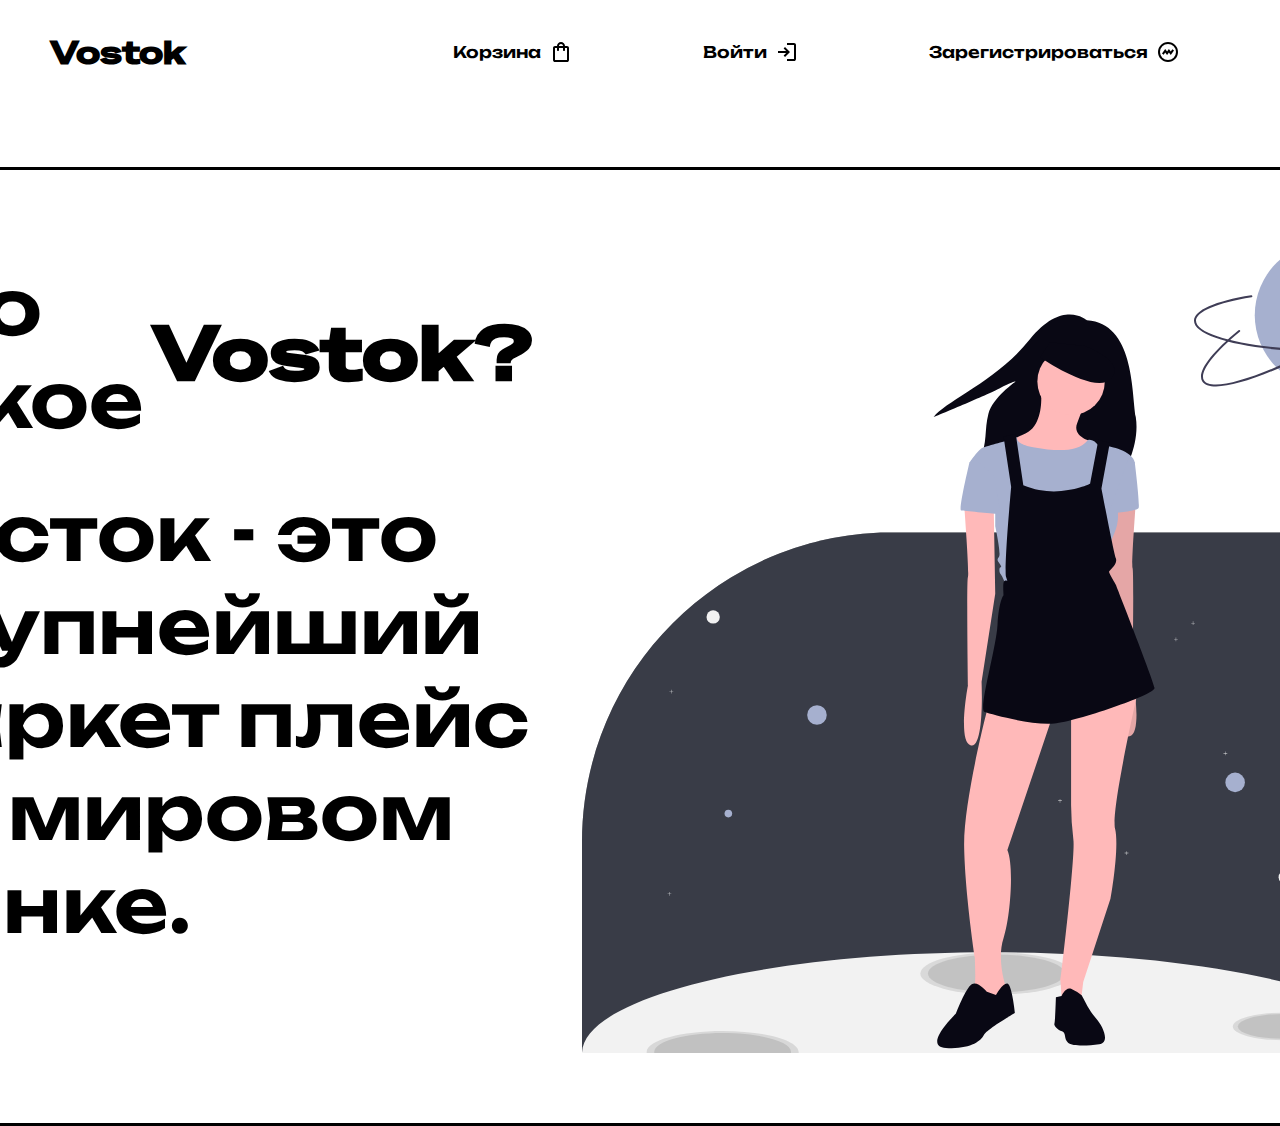
<file: app/templates/index.html>
<!DOCTYPE html>
<html lang="en">
<head>
    <meta charset="UTF-8">
    <meta name="viewport" content="width=device-width, initial-scale=1.0">
    <link rel="icon" href="/static/images/logo.ico" sizes="any">
    <link rel="stylesheet" href="/static/css/main.css">
    <link rel="stylesheet" href="/static/css/index.css">
    <title>Vostok</title>
</head>
<body>
    <header>
        <h1>Vostok</h1>
        <ul>
            <li><a href="#cart" class="cart">Корзина <img src="/static/images/index/shopping_bag_24dp_000000_FILL0_wght400_GRAD0_opsz24.svg" alt="cart"></a></li>
            <li><a href="/app/templates/login.html">Войти <img src="/static/images/index/login_24dp_000000_FILL0_wght400_GRAD0_opsz24.svg" alt="login"></a></li>
            <li><a href="/app/templates/registration.html">Зарегистрироваться <img src="/static/images/index/error_med_24dp_000000_FILL0_wght400_GRAD0_opsz24.svg" alt="registration"></a></li>
        </ul>
    </header>
    <main>
        <div class="description">
            <div class="text">
                <p class="what">Что такое <span>Vostok?</span></p>
                <p>Восток - это крупнейший маркет плейс на мировом рынке.</p>
            </div>
            <img src="/static/images/index/undraw_my-universe_qqch.svg" alt="img1">
        </div>
    </main>
</body>
</html>
</file>
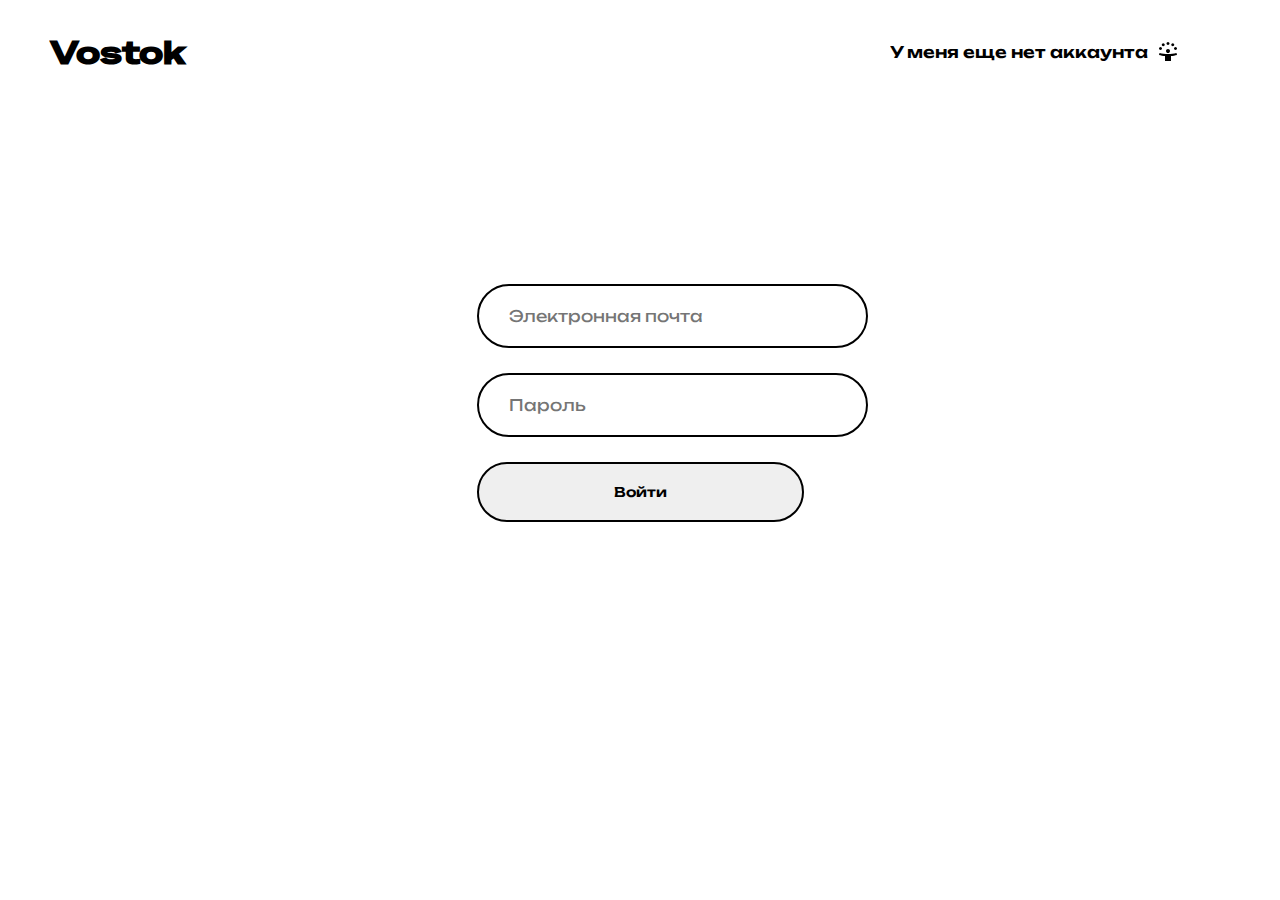
<file: app/templates/login.html>
<!DOCTYPE html>
<html lang="en">
<head>
    <meta charset="UTF-8">
    <meta name="viewport" content="width=device-width, initial-scale=1.0">
    <link rel="icon" href="/static/images/logo.ico" sizes="any">
    <link rel="stylesheet" href="/static/css/main.css">
    <link rel="stylesheet" href="/static/css/login.css">
    <title>Vostok | Вход</title>
</head>
<body>
    <header>
        <h1>Vostok</h1>
        <a href="/app/templates/registration.html">У меня еще нет аккаунта <img src="/static/images/registration/person_celebrate_24dp_000000_FILL0_wght400_GRAD0_opsz24.svg" alt=""></a>
    </header>
    <main>
        <form id="loginForm">
            <div class="form-group">
                <input type="email" id="loginEmail" placeholder="Электронная почта" required>
            </div>
                <div class="form-group">
                    <input type="password" id="loginPassword" placeholder="Пароль" required>
                </div>
                <button type="submit" class="login-btn">Войти</button>
        </form>
            </div>
        </div>
    </main>
    <script src="/static/js/login.js"></script>
</body>
</html>
</file>
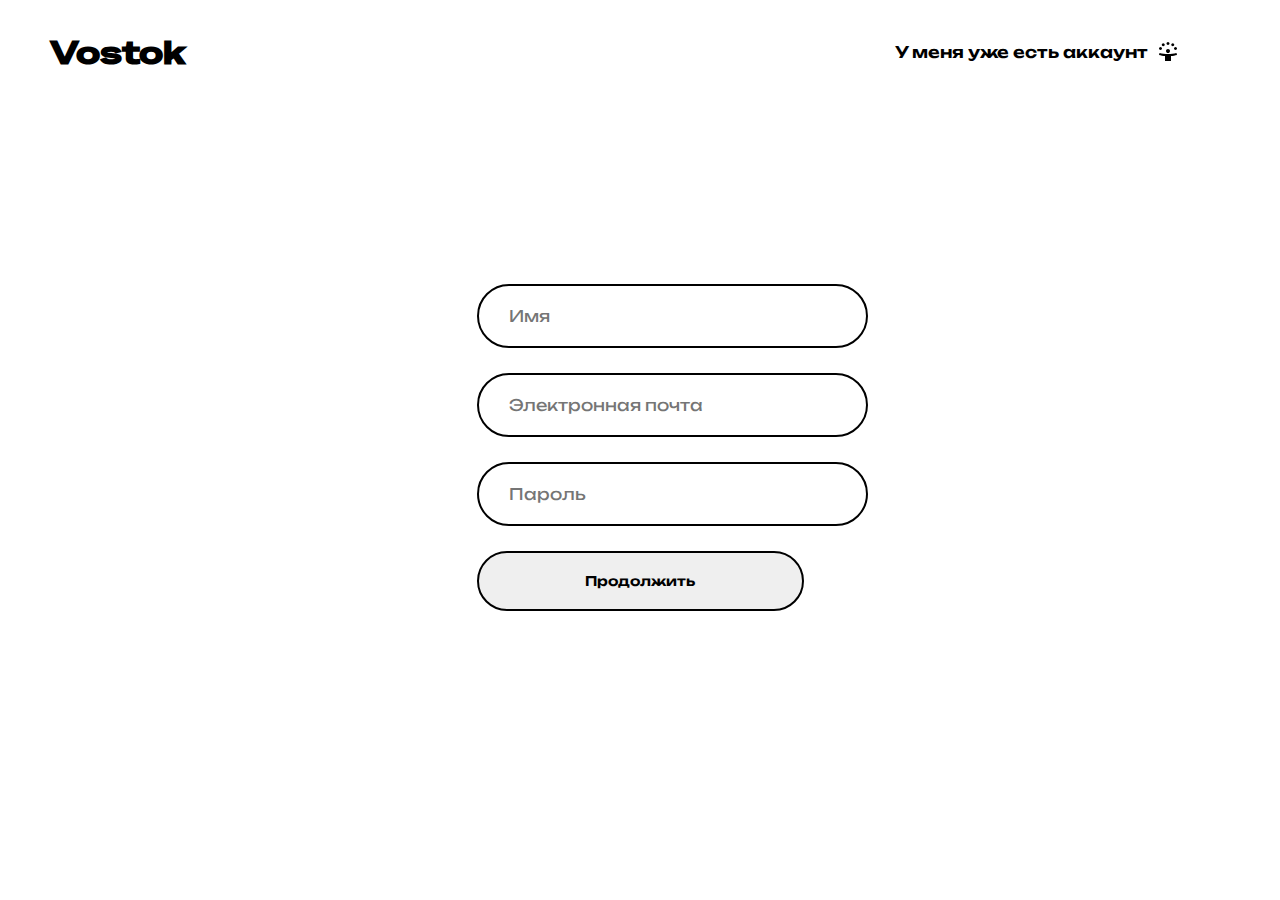
<file: app/templates/registration.html>
<!DOCTYPE html>
<html lang="en">
<head>
    <meta charset="UTF-8">
    <meta name="viewport" content="width=device-width, initial-scale=1.0">
    <link rel="icon" href="/static/images/logo.ico" sizes="any">
    <link rel="stylesheet" href="/static/css/main.css">
    <link rel="stylesheet" href="/static/css/registration.css">
    <title>Vostok | Регистрация</title>
</head>
<body>
    <header>
        <h1>Vostok</h1>
        <a href="/app/templates/login.html">У меня уже есть аккаунт <img src="/static/images/registration/person_celebrate_24dp_000000_FILL0_wght400_GRAD0_opsz24.svg" alt=""></a>
    </header>
    <main>
        <form class="registration-form" id="registerForm">
            <div class="form-group"> 
                <input type="text" placeholder="Имя" id="name" name="name" required>
            </div>
            <div class="form-group">
                <input type="email" placeholder="Электронная почта" id="email" name="email" required>
            </div>
            <div class="form-group">
                <input type="password" placeholder="Пароль" id="password" name="password" required>
            </div>
            <button type="submit" class="register-btn">Продолжить</button>
        </form>
    </main>
    <script src="/static/js/register.js"></script>
</body>
</html>
</file>
<file: static/css/main.css>
@import url('https://fonts.googleapis.com/css2?family=Special+Gothic+Expanded+One&family=Unbounded:wght@200..900&display=swap');

* {
    margin: 0;
    padding: 0;
}

body > header {
    display: flex;
    justify-content: space-between;
    align-items: center;
    background-color: #ffffff;
    padding: 20px 50px;
}

body > main {
    display: flex;
    justify-content: center;
}

h1 {
    color: #000000;
    font-family: "Special Gothic Expanded One", sans-serif;
}


p, a {
    font-family: "Unbounded", sans-serif;
    font-weight: 600;
    color: #000000;
    text-decoration: none;
    padding: 20px 50px;
    border-radius: 50px;
    transition: all 0.4s ease;

    display: flex;
    align-items: center;
    gap: 8px;
}

a:hover {
    background-color: #a6b0cf;
}

ul {
    list-style-type: none;
}

span {
    font-family: "Special Gothic Expanded One", sans-serif;
}
</file>
<file: static/css/index.css>
body > header > ul {
    display: flex;
    justify-content: center;
    align-items: center;
    gap: 30px;
}

body > header > ul > li > .cart:hover {
    background-color: #cfc4a6;
}

body > main > .description {
    margin-top: 7vh;
    display: flex;
    justify-content: center;
    border: 3px solid black;
    width: 150vh;
    padding: 70px;
    border-radius: 100px 25px;
}

body > main > .description > .text > p {
    font-size: 75px;
}
</file>
<file: static/css/login.css>
main {
    padding-top: 20vh;
}

.form-group {
    margin-bottom: 25px;
}

input {
    width: 100%;
    padding: 20px 30px;
    border: 2px solid #000;
    border-radius: 50px;
    font-family: "Unbounded", sans-serif;
    font-size: 1rem;
    transition: all 0.3s ease;
}

input:focus {
    outline: none;
    border-color: #a6b0cf;
    background-color: #f5f6fa;
}

.login-btn {
    width: 100%;
    padding: 20px;
    border: none;
    border-radius: 50px;
    font-family: "Unbounded", sans-serif;
    font-weight: 600;
    cursor: pointer;
    transition: all 0.4s ease;
    border: 2px solid black;
}

.login-btn:hover {
    background: #a6b0cf;

}
</file>
<file: static/css/registration.css>
main {
    padding-top: 20vh;
}

.form-group {
    margin-bottom: 25px;
}

input {
    width: 100%;
    padding: 20px 30px;
    border: 2px solid #000;
    border-radius: 50px;
    font-family: "Unbounded", sans-serif;
    font-size: 1rem;
    transition: all 0.3s ease;
}

input:focus {
    outline: none;
    border-color: #a6b0cf;
    background-color: #f5f6fa;
}

.register-btn {
    width: 100%;
    padding: 20px;
    border: none;
    border-radius: 50px;
    font-family: "Unbounded", sans-serif;
    font-weight: 600;
    cursor: pointer;
    transition: all 0.4s ease;
    border: 2px solid black;
}

.register-btn:hover {
    background: #a6b0cf;

}
</file>
